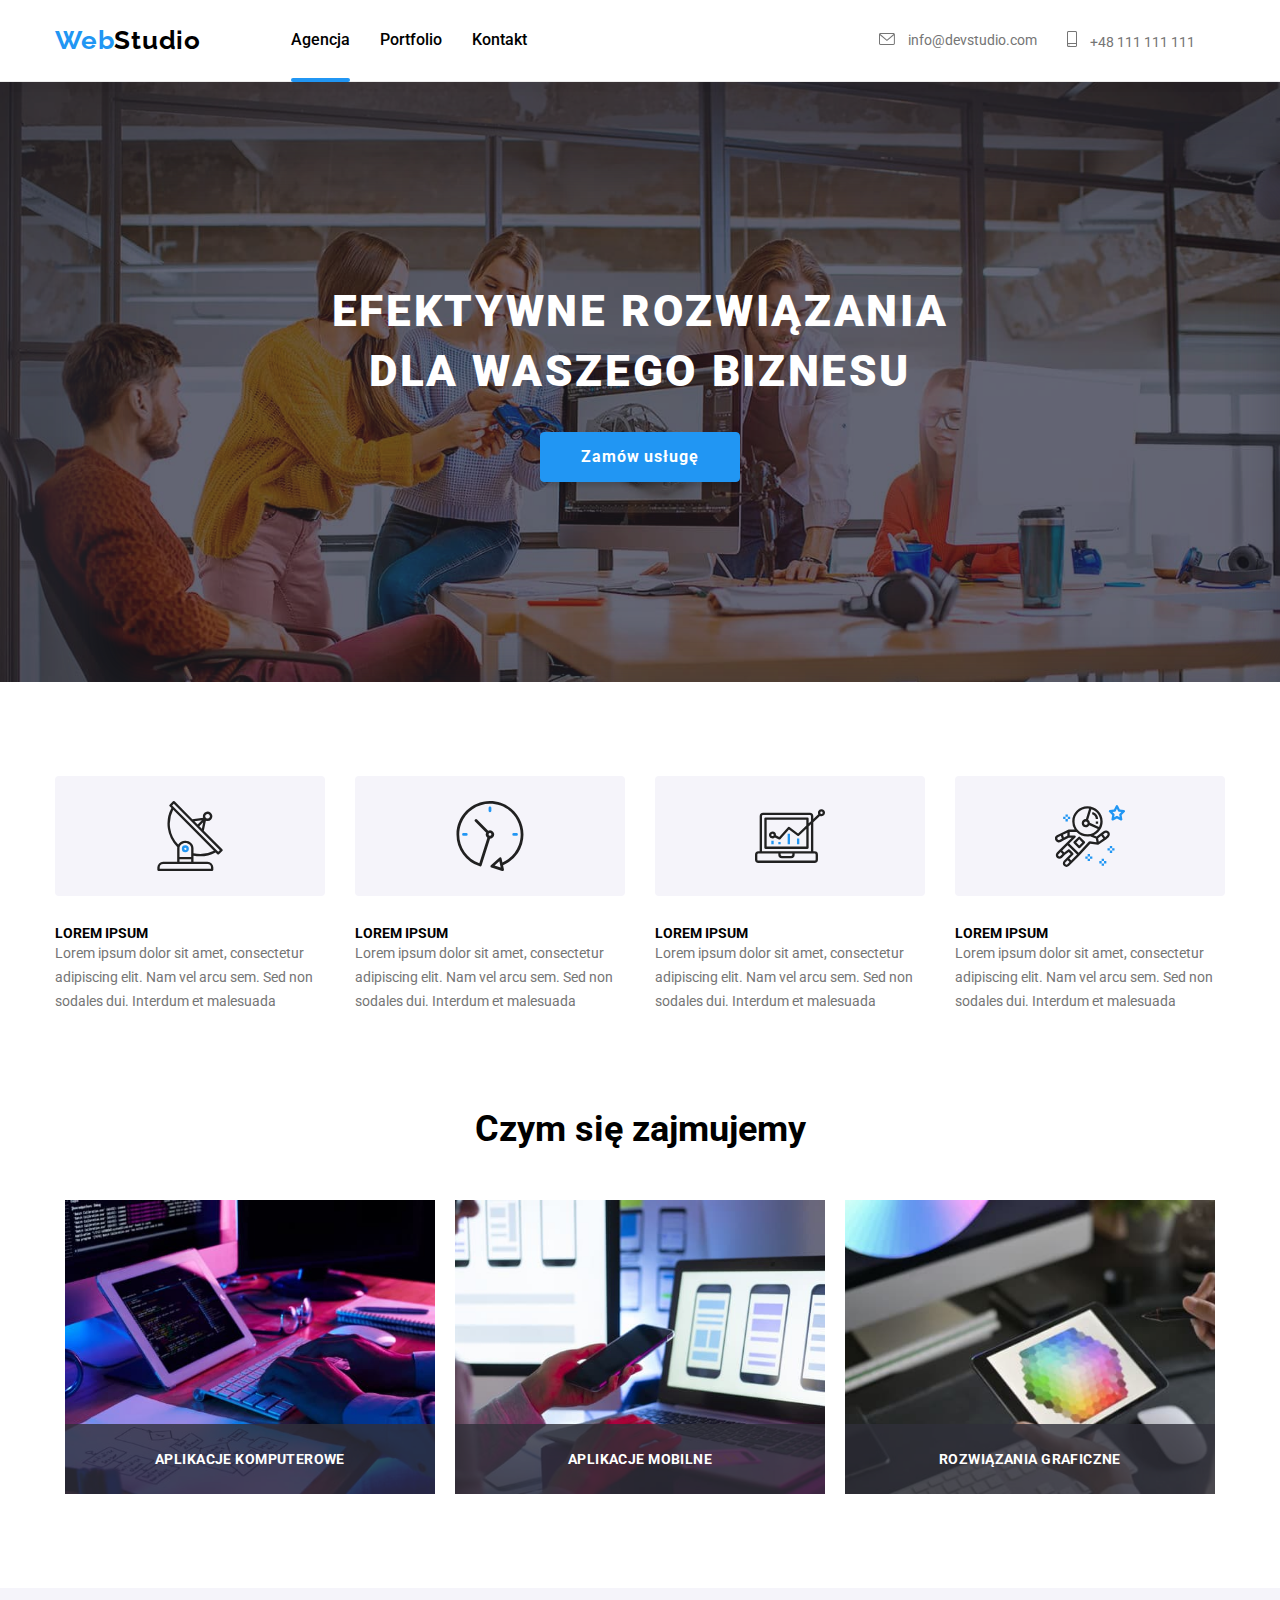
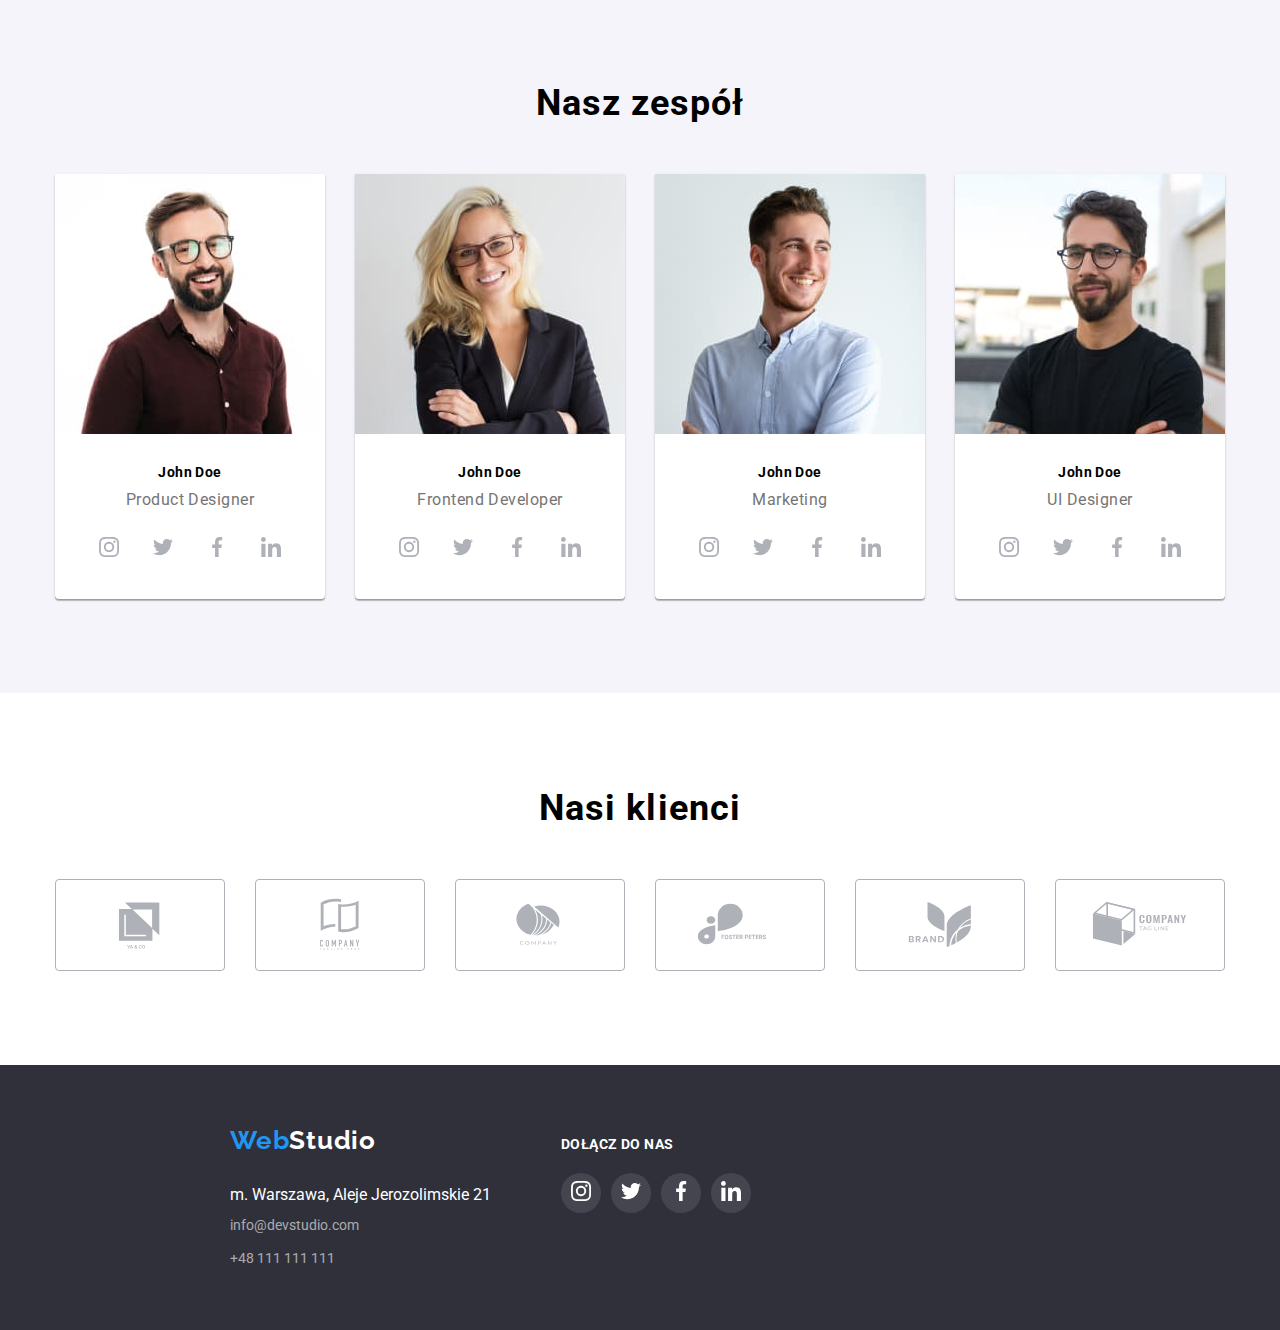
<file: index.html>
<!DOCTYPE html>
<html lang="en">
  <head>
    <meta charset="UTF-8" />
    <meta http-equiv="X-UA-Compatible" content="IE=edge" />
    <meta name="viewport" content="width=device-width, initial-scale=1.0" />
    <title>WebStudio</title>
    <link
      rel="stylesheet"
      href="https://cdnjs.cloudflare.com/ajax/libs/modern-normalize/1.0.0/modern-normalize.min.css"
    />
    <link rel="preconnect" href="https://fonts.googleapis.com" />
    <link rel="preconnect" href="https://fonts.gstatic.com" crossorigin />
    <link
      href="https://fonts.googleapis.com/css2?family=Raleway:wght@700&family=Roboto:wght@400;500;700;900&display=swap"
      rel="stylesheet"
    />
    <link href="css/styles.css" rel="stylesheet" />
  </head>
  <body class="center">
    <header class="header">
      <div class="container">
        <div class="menu-style">
          <nav class="nav-menu">
            <a class="logo decoration-none" href="index.html"
              ><span class="blue-text">Web</span>Studio</a
            >
            <ul class="menu list-style-none decoration-none">
              <li class="list-menu">
                <a class="first-link active" href="index.html">Agencja </a>
              </li>
              <li class="list-menu">
                <a class="first-link" href="portfolio.html">Portfolio</a>
              </li>
              <li class="list-menu">
                <a class="first-link" href="Kontakt">Kontakt</a>
              </li>
            </ul>
          </nav>
          <ul class="contact list-style-none">
            <li class="contact-list">
              <a
                class="second-link decoration-none"
                href="mailto:info@devstudio.com"
                ><svg class="contact-link-icon" width="16" height="12">
                  <use href="./images/icons.svg#icon-mail"></use>
                </svg>
                info@devstudio.com</a
              >
            </li>
            <li class="contact-list">
              <a class="second-link decoration-none" href="tel:+48111111111">
                <svg class="contact-link-icon" width="10" height="16">
                  <use href="./images/icons.svg#icon-smartphone-2"></use>
                </svg>
                +48 111 111 111</a
              >
            </li>
          </ul>
        </div>
      </div>
    </header>

    <main>
      <section class="main-section">
        <div class="container">
          <div class="main-section-text">
            <h1 class="main-descripton">
              EFEKTYWNE ROZWIĄZANIA DLA WASZEGO BIZNESU
            </h1>
            <button class="button-first" data-modal-open>
              <span class="button-text">Zamów usługę</span>
            </button>
          </div>
        </div>
      </section>
      <section class="list-lorem section">
        <div class="container">
          <ul class="first-lorem">
            <li class="first-lorem-list style">
              <div class="lorem-icon">
                <svg width="70" height="70">
                  <use href="./images/icons.svg#icon-antenna-1"></use>
                </svg>
              </div>
              <h4 class="title-lorem">LOREM IPSUM</h4>
              <p class="text">
                Lorem ipsum dolor sit amet, consectetur adipiscing elit. Nam vel
                arcu sem. Sed non sodales dui. Interdum et malesuada
              </p>
            </li>
            <li class="first-lorem-list style">
              <div class="lorem-icon">
                <svg width="70" height="70">
                  <use href="./images/icons.svg#icon-clock-1"></use>
                </svg>
              </div>
              <h4 class="title-lorem">LOREM IPSUM</h4>
              <p class="text">
                Lorem ipsum dolor sit amet, consectetur adipiscing elit. Nam vel
                arcu sem. Sed non sodales dui. Interdum et malesuada
              </p>
            </li>
            <li class="first-lorem-list style">
              <div class="lorem-icon">
                <svg width="70" height="70">
                  <use href="./images/icons.svg#icon-diagram-1"></use>
                </svg>
              </div>
              <h4 class="title-lorem">LOREM IPSUM</h4>
              <p class="text">
                Lorem ipsum dolor sit amet, consectetur adipiscing elit. Nam vel
                arcu sem. Sed non sodales dui. Interdum et malesuada
              </p>
            </li>
            <li class="first-lorem-list style">
              <div class="lorem-icon">
                <svg width="70" height="70">
                  <use href="./images/icons.svg#icon-astronaut-1"></use>
                </svg>
              </div>
              <h4 class="title-lorem">LOREM IPSUM</h4>
              <p class="text">
                Lorem ipsum dolor sit amet, consectetur adipiscing elit. Nam vel
                arcu sem. Sed non sodales dui. Interdum et malesuada
              </p>
            </li>
          </ul>
        </div>
      </section>

      <section class="our-job">
        <div class="container">
          <h2 class="title-works">Czym się zajmujemy</h2>
          <ul class="works list-style-none">
            <li class="item-works">
              <img
                class="size-img"
                src="images/p1.jpg"
                width="370"
                height="294"
                alt="pisze na klawiaturze"
              />
              <p class="label">Aplikacje Komputerowe</p>
            </li>
            <li class="item-works">
              <img
                class="size-img"
                src="images/p2.jpg"
                width="370"
                height="294"
                alt="wybiera układ strony na telefonie"
              />
              <p class="label">Aplikacje Mobilne</p>
            </li>
            <li class="item-works">
              <img
                class="size-img"
                src="images/p3.jpg"
                width="370"
                height="294"
                alt="wybór koloru na tablecie"
              />
              <p class="label">Rozwiązania Graficzne</p>
            </li>
          </ul>
        </div>
      </section>
      <section class="our-team section">
        <div class="container">
          <h2 class="title-team">Nasz zespół</h2>
          <ul class="person">
            <li class="person-list list-style-none">
              <figure>
                <img
                  src="images/p4.jpg"
                  width="270"
                  height="260"
                  alt="zdjęcie John Doe Product Designer"
                />
                <figcaption class="person-list-item">
                  <h4 class="person-name">John Doe</h4>
                  <p class="job">Product Designer</p>
                  <ul class="social-media list-style-none">
                    <li class="social-media-item">
                      <a class="social-media-button" href="#">
                        <svg class="social-media-icon" width="20" height="20">
                          <use href="./images/icons.svg#icon-instagram-2"></use>
                        </svg>
                      </a>
                    </li>
                    <li class="social-media-item">
                      <a class="social-media-button" href="#">
                        <svg class="social-media-icon" width="20" height="20">
                          <use href="./images/icons.svg#icon-twitter-1"></use>
                        </svg>
                      </a>
                    </li>
                    <li class="social-media-item">
                      <a class="social-media-button" href="#">
                        <svg class="social-media-icon" width="20" height="20">
                          <use href="./images/icons.svg#icon-facebook-1"></use>
                        </svg>
                      </a>
                    </li>
                    <li class="social-media-item">
                      <a class="social-media-button" href="#">
                        <svg class="social-media-icon" width="20" height="20">
                          <use href="./images/icons.svg#icon-linkedin-1"></use>
                        </svg>
                      </a>
                    </li>
                  </ul>
                </figcaption>
              </figure>
            </li>
            <li class="person-list">
              <figure>
                <img
                  src="images/p5.jpg"
                  width="270"
                  height="260"
                  alt="zdjęcie kobiety Frontende Developer"
                />
                <figcaption>
                  <h4 class="person-name">John Doe</h4>
                  <p class="job">Frontend Developer</p>
                  <ul class="social-media list-style-none">
                    <li class="social-media-item">
                      <a class="social-media-button" href="#">
                        <svg class="social-media-icon" width="20" height="20">
                          <use href="./images/icons.svg#icon-instagram-2"></use>
                        </svg>
                      </a>
                    </li>
                    <li class="social-media-item">
                      <a class="social-media-button" href="#">
                        <svg class="social-media-icon" width="20" height="20">
                          <use href="./images/icons.svg#icon-twitter-1"></use>
                        </svg>
                      </a>
                    </li>
                    <li class="social-media-item">
                      <a class="social-media-button" href="#">
                        <svg class="social-media-icon" width="20" height="20">
                          <use href="./images/icons.svg#icon-facebook-1"></use>
                        </svg>
                      </a>
                    </li>
                    <li class="social-media-item">
                      <a class="social-media-button" href="#">
                        <svg class="social-media-icon" width="20" height="20">
                          <use href="./images/icons.svg#icon-linkedin-1"></use>
                        </svg>
                      </a>
                    </li>
                  </ul>
                </figcaption>
              </figure>
            </li>
            <li class="person-list">
              <figure>
                <img
                  src="images/p6.jpg"
                  width="270"
                  height="260"
                  alt="zdjęcie John Doe Marketing"
                />
                <figcaption>
                  <h4 class="person-name">John Doe</h4>
                  <p class="job">Marketing</p>
                  <ul class="social-media list-style-none">
                    <li class="social-media-item">
                      <a class="social-media-button" href="#">
                        <svg class="social-media-icon" width="20" height="20">
                          <use href="./images/icons.svg#icon-instagram-2"></use>
                        </svg>
                      </a>
                    </li>
                    <li class="social-media-item">
                      <a class="social-media-button" href="#">
                        <svg class="social-media-icon" width="20" height="20">
                          <use href="./images/icons.svg#icon-twitter-1"></use>
                        </svg>
                      </a>
                    </li>
                    <li class="social-media-item">
                      <a class="social-media-button" href="#">
                        <svg class="social-media-icon" width="20" height="20">
                          <use href="./images/icons.svg#icon-facebook-1"></use>
                        </svg>
                      </a>
                    </li>
                    <li class="social-media-item">
                      <a class="social-media-button" href="#">
                        <svg class="social-media-icon" width="20" height="20">
                          <use href="./images/icons.svg#icon-linkedin-1"></use>
                        </svg>
                      </a>
                    </li>
                  </ul>
                </figcaption>
              </figure>
            </li>
            <li class="person-list">
              <figure>
                <img
                  src="images/p7.jpg"
                  width="270"
                  height="260"
                  alt="zdjęcie John Doe UI Designer"
                />
                <figcaption>
                  <h4 class="person-name">John Doe</h4>
                  <p class="job">UI Designer</p>
                  <ul class="social-media list-style-none">
                    <li class="social-media-item">
                      <a class="social-media-button" href="#">
                        <svg class="social-media-icon" width="20" height="20">
                          <use href="./images/icons.svg#icon-instagram-2"></use>
                        </svg>
                      </a>
                    </li>
                    <li class="social-media-item">
                      <a class="social-media-button" href="#">
                        <svg class="social-media-icon" width="20" height="20">
                          <use href="./images/icons.svg#icon-twitter-1"></use>
                        </svg>
                      </a>
                    </li>
                    <li class="social-media-item">
                      <a class="social-media-button" href="#">
                        <svg class="social-media-icon" width="20" height="20">
                          <use href="./images/icons.svg#icon-facebook-1"></use>
                        </svg>
                      </a>
                    </li>
                    <li class="social-media-item">
                      <a class="social-media-button" href="#">
                        <svg class="social-media-icon" width="20" height="20">
                          <use href="./images/icons.svg#icon-linkedin-1"></use>
                        </svg>
                      </a>
                    </li>
                  </ul>
                </figcaption>
              </figure>
            </li>
          </ul>
        </div>
      </section>
      <section class="section">
        <div class="container">
          <h2 class="client">Nasi klienci</h2>
          <ul class="client-list list-style-none">
            <li class="client-list-item">
              <svg width="106" height="60">
                <use href="./images/icons.svg#icon-Logo"></use>
              </svg>
            </li>
            <li class="client-list-item">
              <svg width="106" height="60">
                <use href="./images/icons.svg#icon-Logo-1"></use>
              </svg>
            </li>
            <li class="client-list-item">
              <svg width="106" height="60">
                <use href="./images/icons.svg#icon-Logo-2"></use>
              </svg>
            </li>
            <li class="client-list-item">
              <svg width="106" height="60">
                <use href="./images/icons.svg#icon-Logo-3"></use>
              </svg>
            </li>
            <li class="client-list-item">
              <svg width="106" height="60">
                <use href="./images/icons.svg#icon-Logo-4"></use>
              </svg>
            </li>
            <li class="client-list-item">
              <svg width="106" height="60">
                <use href="./images/icons.svg#icon-Logo-5"></use>
              </svg>
            </li>
          </ul>
        </div>
      </section>
    </main>
    <footer>
      <div class="footer container">
        <div class="footer-style">
          <section>
            <h3 class="logo-class">
              <a class="logo-footer decoration-none" href="index.html"
                ><span class="blue-text">Web</span
                ><span class="white-text">Studio</span></a
              >
            </h3>
            <address class="address">
              <ul class="footer-list list-style-none">
                <li class="footer-list-item style address-color">
                  m. Warszawa, Aleje Jerozolimskie 21
                </li>
                <li class="footer-list-item">
                  <a
                    class="footer-contact decoration-none"
                    href="mailto:info@devstudio.com"
                    >info@devstudio.com
                  </a>
                </li>
                <li class="footer-list-item">
                  <a
                    class="footer-contact decoration-none"
                    href="tel:+48111111111"
                    >+48 111 111 111</a
                  >
                </li>
              </ul>
            </address>
          </section>
          <section class="social-media-footer">
            <h4 class="social-media-footer-title">dołącz do nas</h4>
            <div>
              <ul class="social-media-footer-items list-style-none">
                <li class="social-media-footer-item">
                  <a href="#">
                    <svg width="20" height="20">
                      <use href="./images/icons.svg#icon-instagram-2"></use>
                    </svg>
                  </a>
                </li>
                <li class="social-media-footer-item">
                  <a href="#">
                    <svg width="20" height="20">
                      <use href="./images/icons.svg#icon-twitter-1"></use>
                    </svg>
                  </a>
                </li>
                <li class="social-media-footer-item">
                  <a href="#">
                    <svg width="20" height="20">
                      <use href="./images/icons.svg#icon-facebook-1"></use>
                    </svg>
                  </a>
                </li>
                <li class="social-media-footer-item">
                  <a href="#">
                    <svg width="20" height="20">
                      <use href="./images/icons.svg#icon-linkedin-1"></use>
                    </svg>
                  </a>
                </li>
              </ul>
            </div>
          </section>
        </div>
      </div>
    </footer>
    <div class="backdrop is-hidden" data-modal>
      <div class="modal">
        <button type="button" class="close-btn" data-modal-close>X</button>
      </div>
    </div>
    <script src="./js/modal.js"></script>
  </body>
</html>
</file>
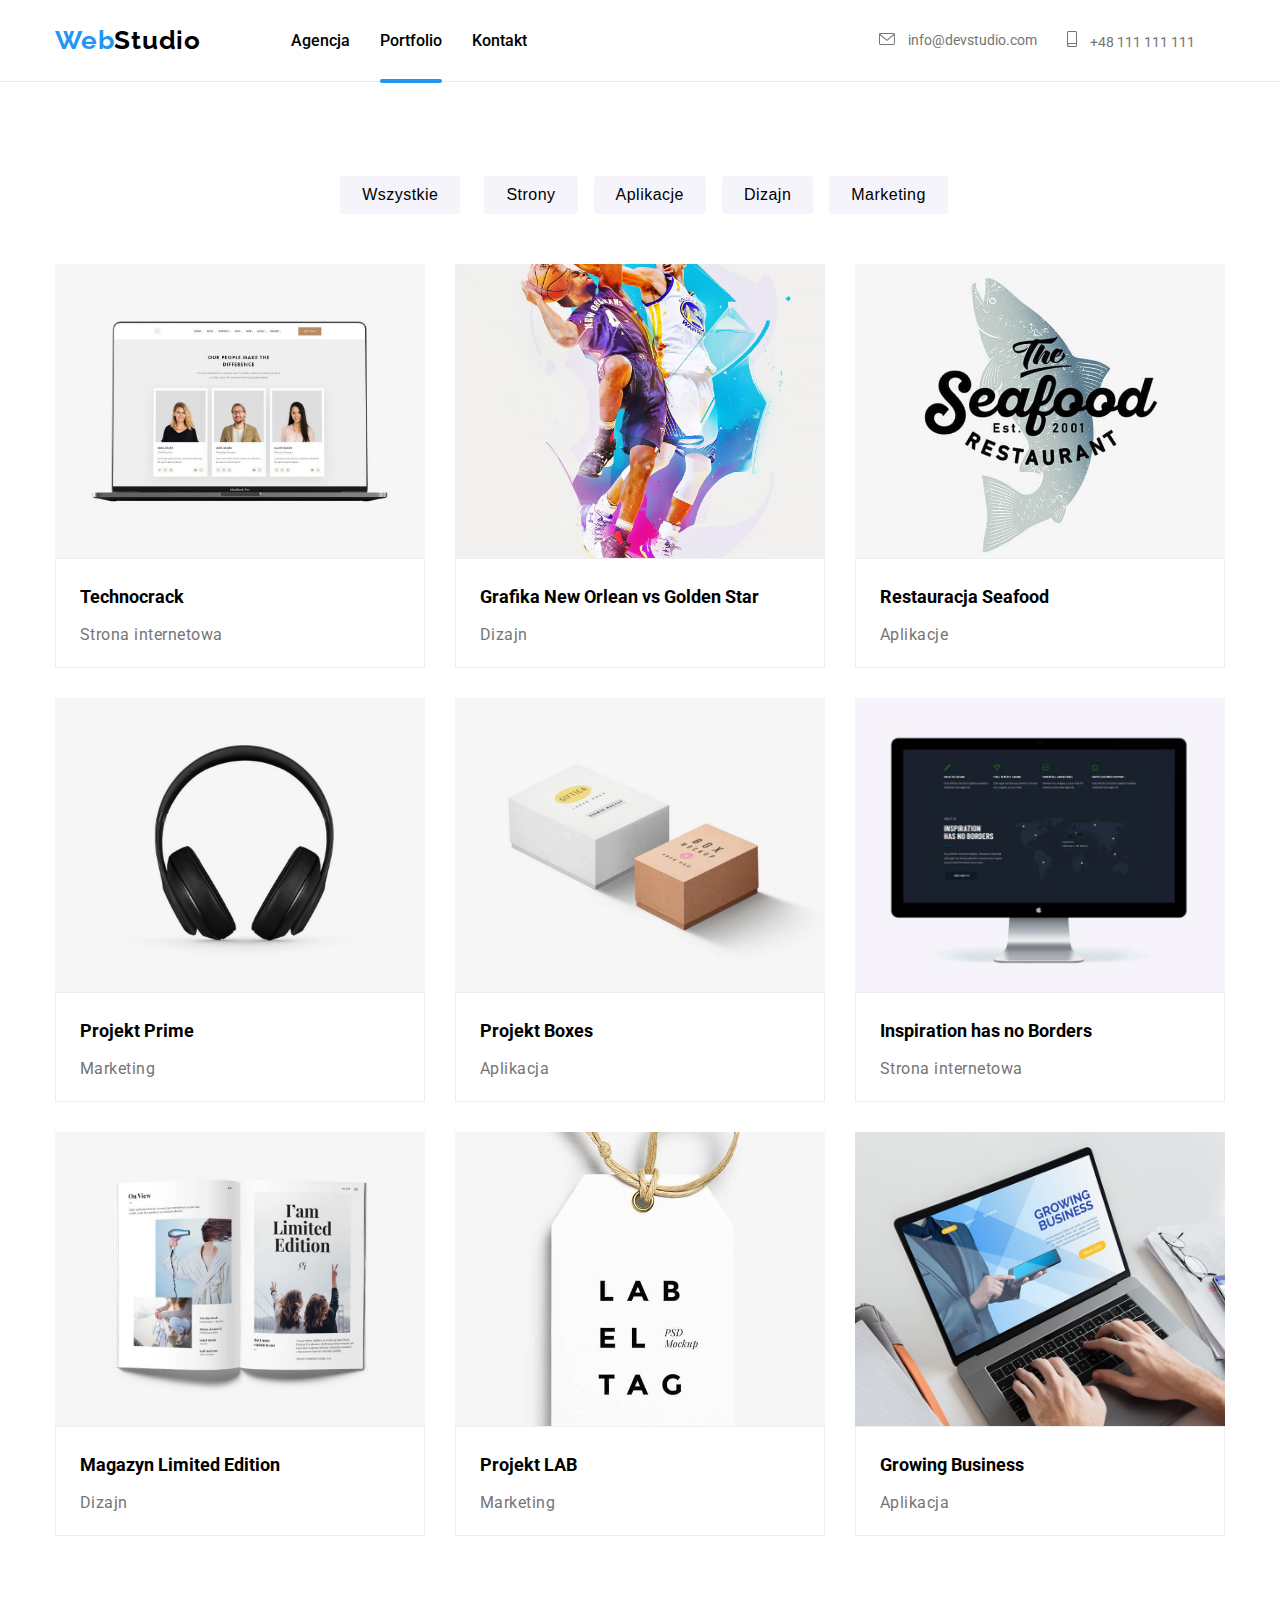
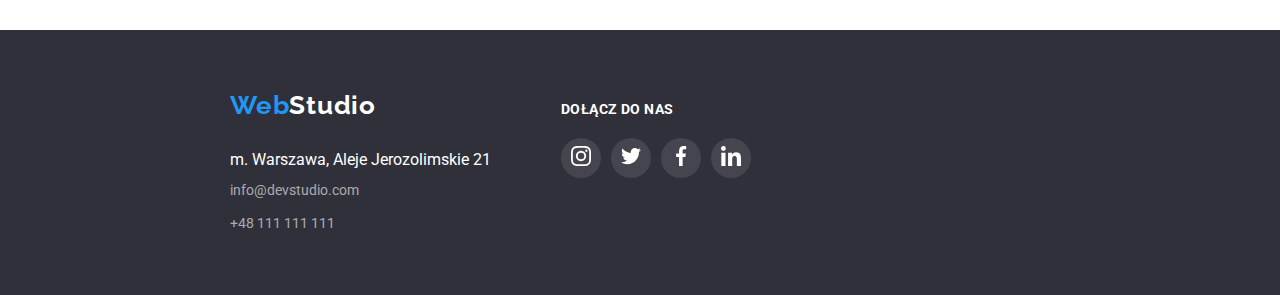
<file: portfolio.html>
<!DOCTYPE html>
<html lang="en">
  <head>
    <meta charset="UTF-8" />
    <meta http-equiv="X-UA-Compatible" content="IE=edge" />
    <meta name="viewport" content="width=device-width, initial-scale=1.0" />
    <title>WebStudio</title>
    <link rel="preconnect" href="https://fonts.googleapis.com" />
    <link rel="preconnect" href="https://fonts.gstatic.com" crossorigin />
    <link
      href="https://fonts.googleapis.com/css2?family=Raleway:wght@700&family=Roboto:wght@400;500;700;900&display=swap"
      rel="stylesheet"
    />
    <link href="css/styles.css" rel="stylesheet" />
  </head>
  <body class="portfolio">
    <header class="header">
      <div class="container">
        <div class="menu-style">
          <nav class="nav-menu">
            <a class="logo decoration-none" href="index.html"
              ><span class="blue-text">Web</span>Studio</a
            >
            <ul class="menu list-style-none decoration-none">
              <li class="list-menu">
                <a class="first-link" href="index.html">Agencja </a>
              </li>
              <li class="list-menu">
                <a class="first-link active" href="portfolio.html">Portfolio</a>
              </li>
              <li class="list-menu">
                <a class="first-link" href="Kontakt">Kontakt</a>
              </li>
            </ul>
          </nav>
          <ul class="contact list-style-none">
            <li class="contact-list">
              <a
                class="second-link decoration-none"
                href="mailto:info@devstudio.com"
                ><svg class="contact-link-icon" width="16" height="12">
                  <use href="./images/icons.svg#icon-mail"></use>
                </svg>
                info@devstudio.com</a
              >
            </li>
            <li class="contact-list">
              <a class="second-link decoration-none" href="tel:+48111111111">
                <svg class="contact-link-icon" width="10" height="16">
                  <use href="./images/icons.svg#icon-smartphone-2"></use>
                </svg>
                +48 111 111 111</a
              >
            </li>
          </ul>
        </div>
      </div>
    </header>
    
    <main class="section">
        <div class="container">
      <div class="portfolio-list">
        <ul class="button-list list-style-none">
       <li class="button-list-item"> <button class="button-second" type="button">Wszystkie</button></li>
       <li  class="button-list-item"></li> <button class="button-second" type="button">Strony</button></li>
      <li  class="button-list-item"> <button class="button-second" type="button">Aplikacje</button></li> 
       <li  class="button-list-item"> <button class="button-second" type="button">Dizajn</button></li>
       <li  class="button-list-item"> <button class="button-second" type="button">Marketing</button></li>
      </ul>
      </div>
      <section>
            <ul class="projects list-style-none">
              <li class="projects-item">
                <figure class="projects-overlay">
                  <img class="view" src=images/photo1.jpg width="370" height="294"
                  alt="otwarty laptop" />
                 <div class="overlay">
                  <p>Technorack jest popularną platformą wykorzystywaną do rozpowszechniania koronowirusa. Firmy wykorzytsują tę platformę do celów szpeigowskich i ataków na niezabezpieczone serwery konkurencji.</p>
                </div>
                  <figcaption class="project-border">
                    <h4 class="project-name">Technocrack</h4>
                    <p class="example">Strona internetowa</p>
                  </figcaption>
                </figure>
              </li>
              <li class="projects-item">
                <figure class="projects-overlay">
                  <img class="view" src=images/photo2.jpg width="370" height="294" alt="dwóch
                  chłopców gra w koszykówkę" />
                  <div class="overlay">
                    <p>Technorack jest popularną platformą wykorzystywaną do rozpowszechniania koronowirusa. Firmy wykorzytsują tę platformę do celów szpeigowskich i ataków na niezabezpieczone serwery konkurencji.</p>
                  </div>
                  <figcaption class="project-border">
                    <h4 class="project-name">Grafika New Orlean vs Golden Star</h4>
                    <p class="example">Dizajn</p>
                  </figcaption>
                </figure>
              </li>
              <li class="projects-item">
                <figure class="projects-overlay">
                  <img class="view" src=images/photo3.jpg width="370" height="294" alt="logo
                  restauracji seafood z rekinem" />
                  <div class="overlay">
                    <p>Technorack jest popularną platformą wykorzystywaną do rozpowszechniania koronowirusa. Firmy wykorzytsują tę platformę do celów szpeigowskich i ataków na niezabezpieczone serwery konkurencji.</p>
                  </div>
                  <figcaption class="project-border">
                    <h4 class="project-name">Restauracja Seafood</h4>
                    <p class="example">Aplikacje</p>
                  </figcaption>
                </figure>
              </li>
              <li class="projects-item">
                <figure class="projects-overlay">
                  <img src=images/photo4.jpg width="370" height="294"
                  alt="słuchawki do słuchania muzyki" />
                  <div class="overlay">
                    <p>Technorack jest popularną platformą wykorzystywaną do rozpowszechniania koronowirusa. Firmy wykorzytsują tę platformę do celów szpeigowskich i ataków na niezabezpieczone serwery konkurencji.</p>
                  </div>
                  <figcaption class="project-border">
                    <h4 class="project-name">Projekt Prime</h4>
                    <p class="example">Marketing</p>
                  </figcaption>
                </figure>
              </li>
              <li class="projects-item">
                <figure class="projects-overlay">
                  <img src=images/photo5.jpg width="370" height="294" alt="dwa
                  kartoniki" />
                  <div class="overlay">
                    <p>Technorack jest popularną platformą wykorzystywaną do rozpowszechniania koronowirusa. Firmy wykorzytsują tę platformę do celów szpeigowskich i ataków na niezabezpieczone serwery konkurencji.</p>
                  </div>
                  <figcaption class="project-border">
                    <h4 class="project-name">Projekt Boxes</h4>
                    <p class="example">Aplikacja</p>
                  </figcaption>
                </figure>
              </li>
              <li class="projects-item">
                <figure class="projects-overlay">
                  <img src=images/photo6.jpg width="370" height="294"
                  alt="monitor komputera" />
                  <div class="overlay">
                    <p>Technorack jest popularną platformą wykorzystywaną do rozpowszechniania koronowirusa. Firmy wykorzytsują tę platformę do celów szpeigowskich i ataków na niezabezpieczone serwery konkurencji.</p>
                  </div>
                  <figcaption class="project-border">
                    <h4 class="project-name">Inspiration has no Borders</h4>
                    <p class="example">Strona internetowa</p>
                  </figcaption>
                </figure>
              </li>
              <li class="projects-item">
                <figure class="projects-overlay">
                  <img src=images/photo7.jpg width="370" height="294"
                  alt="otwarta gazeta" />
                  <div class="overlay">
                    <p>Technorack jest popularną platformą wykorzystywaną do rozpowszechniania koronowirusa. Firmy wykorzytsują tę platformę do celów szpeigowskich i ataków na niezabezpieczone serwery konkurencji.</p>
                  </div>
                  <figcaption class="project-border">
                    <h4 class="project-name">Magazyn Limited Edition</h4>
                    <p class="example">Dizajn</p>
                  </figcaption>
                </figure>
              </li>
              <li class="projects-item">
                <figure class="projects-overlay">
                  <img src=images/photo8.jpg width="370" height="294"
                  alt="zawieszka lab" />
                  <div class="overlay">
                    <p>Technorack jest popularną platformą wykorzystywaną do rozpowszechniania koronowirusa. Firmy wykorzytsują tę platformę do celów szpeigowskich i ataków na niezabezpieczone serwery konkurencji.</p>
                  </div>
                  <figcaption class="project-border">
                    <h4 class="project-name">Projekt LAB</h4>
                    <p class="example">Marketing</p>
                  </figcaption>
                </figure>
              </li>
              <li class="projects-item">
                <figure class="projects-overlay">
                  <img src=images/photo9.jpg width="370" height="294" alt="ktoś
                  pisze na laptopie" />
                  <div class="overlay">
                    <p>Technorack jest popularną platformą wykorzystywaną do rozpowszechniania koronowirusa. Firmy wykorzytsują tę platformę do celów szpeigowskich i ataków na niezabezpieczone serwery konkurencji.</p>
                  </div>
                  <figcaption class="project-border">
                    <h4 class="project-name">Growing Business</h4>
                    <p class="example">Aplikacja</p>
                  </figcaption>
                </figure>
              </li>
            </ul>
      </section>
    </div>
      
    </main>
    <footer>
      <div class="footer container">
      <div class="footer-style">
        <section>
          <h3 class="logo-class">
            <a class="logo-footer decoration-none" href="index.html"
              ><span class="blue-text">Web</span
              ><span class="white-text">Studio</span></a
            >
          </h3>
          <address class="address">
            <ul class="footer-list list-style-none">
              <li class="footer-list-item style address-color">
                m. Warszawa, Aleje Jerozolimskie 21
              </li>
              <li class="footer-list-item">
                <a
                  class="footer-contact decoration-none"
                  href="mailto:info@devstudio.com"
                  >info@devstudio.com
                </a>
              </li>
              <li class="footer-list-item">
                <a
                  class="footer-contact decoration-none"
                  href="tel:+48111111111"
                  >+48 111 111 111</a
                >
              </li>
            </ul>
          </address>
        </section>
        <section class="social-media-footer">
          <p class="social-media-footer-title">dołącz do nas</p>
          <div>
            <ul class="social-media-footer-items list-style-none">
              <li class="social-media-footer-item">
                <a href="#">
                  <svg width="20" height="20">
                    <use href="./images/icons.svg#icon-instagram-2"></use>
                  </svg>
                </a>
              </li>
              <li class="social-media-footer-item">
                <a href="#">
                  <svg width="20" height="20">
                    <use href="./images/icons.svg#icon-twitter-1"></use>
                  </svg>
                </a>
              </li>
              <li class="social-media-footer-item">
                <a href="#">
                  <svg width="20" height="20">
                    <use href="./images/icons.svg#icon-facebook-1"></use>
                  </svg>
                </a>
              </li>
              <li class="social-media-footer-item">
                <a href="#">
                  <svg width="20" height="20">
                    <use href="./images/icons.svg#icon-linkedin-1"></use>
                  </svg>
                </a>
              </li>
            </ul>
          </div>
        </section>
      </div>
      </div>
    </footer>
  </body>
</html>
</file>
<file: css/styles.css>
* {
  color: black;
  box-sizing: border-box;
  margin: 0;
  padding: 0;
}
:root {
  --brand-color: #2196f3;
  --color-secondary: #060404;
  --color-third: #757575;
  --color-white: #ffffff;
  --line: #ececec;
  --icon-bg: #afb1b8;
  --svg-background: rgba(255, 255, 255, 0.1);
}
body {
  font-family: "Roboto", "Raleway", sans-serif;
  color: #212121;
  border: 0;
  background-color: var(--color-white);
  margin: 0 auto;
}
img {
  display: block;
  object-fit: cover;
}
.list-style-none {
  list-style: none;
}
.decoration-none {
  text-decoration: none;
}
hr {
  border: 1px solid var(--line);
}

a:hover,
a:focus {
  color: var(--brand-color);
}
footer {
  background-color: #2f303a;
}

.container {
  width: 1200px;
  margin-right: auto;
  margin-left: auto;
  align-items: center;
  padding: 0 15px;
}
.center {
  margin-left: auto;
  margin-right: auto;
}
.section {
  padding-top: 94px;
  padding-bottom: 94px;
}

.page-second .container {
  width: 1200px;
}
.nav-button {
  display: flex;
}
.nav-button a {
  text-decoration: none;
}
.header {
  border-bottom: 1px solid var(--line);
}
.header .container {
  display: flex;
  align-items: center;
  justify-content: space-between;
}
.menu-style {
  display: flex;
  justify-content: space-between;
  width: 100%;
}
.nav-menu {
  display: flex;
  justify-content: space-between;
  align-items: center;
  padding: 25px 0;
}
button:hover {
  background-color: var(--brand-color);
  color: #fff;
}
.menu a {
  text-decoration: none;
  color: #000000;
  font-size: 16px;
  font-weight: 500;
}
.list-menu:not(:last-child) {
  margin-right: 30px;
}
.backdrop {
  position: fixed;
  left: 0;
  top: 0;
  width: 100%;
  height: 100%;
  background-color: rgba(0, 0, 0, 0.2);
  z-index: 3;
  transition: transform 500ms linear, visibility 500ms linear,
    opacity 500ms linear;
}
.modal {
  position: absolute;
  top: 50%;
  left: 50%;
  transform: translate(-50%, -50%);
  background-color: #fff;
  width: 528px;
  min-height: 581px;
  box-shadow: 0px 1px 3px rgb(0 0 0 /12%), 0px 1px 1px rgb(0 0 0/14%),
    0px 2px 1px rgb(0 0 0 /20%);
  border-radius: 4px;
}
.close-btn {
  position: absolute;
  top: 8px;
  right: 8px;
  width: 30px;
  height: 30px;
  background-color: transparent;
  border: 1px solid rgba(0, 0, 0, 0.1);
  border-radius: 50%;
  cursor: pointer;
}
.is-hidden {
  opacity: 0;
  visibility: hidden;
  pointer-events: none;
  transform: scaleY(0);
}

.close-btn {
  transition: color 250ms cubic-bezier(0.4, 0, 0.2, 1),
    background-color 250ms cubic-bezier (0.4, 0, 0.2, 1);
}
.first-link {
  position: relative;
  font-weight: 500;
  font-size: 14px;
  line-height: 1.14;
  transition: color 250ms;
  transition-timing-function: cubic-bezier(0.4, 0, 0.2, 1);
}

.first-linkactive,
.first-link:hover,
.first-link:focus {
  color: var(--brand-color);
}
.first-link.active:after,
.first-link:hover:after,
.first-link:focus:after {
  background: var(--brand-color);
}
.second-link {
  color: var(--color-third);
  line-height: 1.14em;
  margin-right: 30px;
  transition: color 250ms, fill 250ms;
  transition-timing-function: cubic-bezier(0.4, 0, 0.2, 1);
}
.link {
  text-decoration: none;
  width: 58px;
  top: 32px;
  left: 55px;
}
.active::after {
  content: "";
  position: absolute;
  left: 0;
  right: 0;
  top: 48px;
  height: 4px;
  border-radius: 10px 10px 10px 10px;
  transition: background-color 250ms cubic-bezier(0.4, 0, 0.2, 1);
}

.contact-link-icon {
  margin-right: 10px;
  fill: var(--color-third);
  display: inline-flex;
  align-self: center;
  transition: color 250ms, fill 250ms;
  transition-timing-function: cubic-bezier(0.4, 0, 0.2, 1);
}
.contact-link-icon:hover,
.contact-link-icon:focus {
  fill: var(--brand-color);
}
.second-link:hover .contact-link-icon {
  fill: var(--brand-color);
}

.contact-link-icon-item {
  display: flex;
  justify-content: center;
  align-items: center;
}
.menu {
  display: flex;
  align-items: center;
}

.contact {
  display: flex;
  font-size: 14px;
  line-height: 24px;
}
.contact-list {
  display: flex;
  align-items: center;
  justify-content: center;
}
.logo {
  margin-right: 90px;
  font-family: Raleway;
  font-weight: 700;
  font-size: 26px;
  letter-spacing: 0.03em;
  line-height: 1.2em;
}

.blue-text {
  color: var(--brand-color);
}
.white-text {
  color: var(--color-white);
}

.main-section {
  background-color: #2f303a;
  max-width: 1600px;
  background-image: url("../images/team.jpg");
  background-repeat: no-repeat;
  background-size: cover;
  box-shadow: inset 50px 50px 50px 50px rgba(47, 48, 58, 0.4),
    inset 1600px 600px 50px 50px rgba(47, 48, 58, 0.4);
  margin: 0 auto;
}
.main-section-text {
  display: flex;
  align-items: center;
  height: 600px;
  justify-content: center;
  flex-direction: column;
}

.main-descripton {
  color: #fff;
  font-size: 44px;
  font-weight: 900;
  line-height: 1.363em;
  letter-spacing: 0.06em;
  text-align: center;
  text-transform: uppercase;
  width: 696px;
  margin-bottom: 30px;
}

.button-first {
  width: 200px;
  height: 50px;
  border-radius: 4px;
  background-color: var(--brand-color);
  cursor: pointer;
  color: #fff;
  box-shadow: 0px 4px 4px rgb(0, 0, 0, 0.15);
  font-size: 16px;
  border: 1px solid var(--brand-color);
}

.button-text {
  font-weight: 700;
  font-size: 16px;
  line-height: 30px;
  letter-spacing: 0.06em;
  color: var(--color-white);
}
.list-lorem {
  display: flex;
}

.first-lorem-list {
  width: 270px;
  display: flex;
  flex-wrap: wrap;
}
.lorem-icon {
  display: flex;
  width: 270px;
  height: 120px;
  background: #f5f4fa;
  justify-content: center;
  align-items: center;
  border-radius: 4px;
  margin-bottom: 30px;
}
.title-lorem {
  font-size: 14px;
  line-height: 1.14em;
  font-weight: 700;
}
.text {
  font-size: 14px;
  line-height: 1.71em;
  color: var(--color-third);
}
.first-lorem {
  display: flex;
  justify-content: space-between;
}

.img-size {
  width: 370px;
}
.our-job {
  padding-bottom: 94px;
}
.works {
  display: flex;
  justify-content: space-around;
}
.title-works {
  font-size: 36px;
  line-height: 1.17em;
  font-weight: 700;
  text-align: center;
  padding-bottom: 50px;
}
.item-works {
  position: relative;
}
.item-works .label {
  position: absolute;
  background: rgba(47, 48, 58, 0.8);
  font-weight: 700;
  font-size: 14px;
  line-height: 16px;
  letter-spacing: 0.03em;
  text-transform: uppercase;
  color: var(--color-white);
  display: flex;
  align-items: center;
  justify-content: center;
  bottom: 0;
  left: 0;
  right: 0;
  padding: 27px 90px;
}
.our-team {
  background-color: #f5f4fa;
}
.title-team {
  font-size: 36px;
  line-height: 1.17em;
  font-weight: 700;
  text-align: center;
  letter-spacing: 0.03em;
  padding-bottom: 50px;
}

.person {
  display: flex;
  justify-content: space-between;
}
.person-name {
  font-weight: 700;
  font-size: 14px;
  line-height: 1.142em;
  letter-spacing: 0.03em;
  margin-bottom: 10px;
  padding-top: 30px;
}
.person-list {
  list-style-type: none;
  text-align: center;
  box-shadow: 0px 1px 3px rgba(0, 0, 0, 0.12), 0px 1px 1px rgba(0, 0, 0, 0.14),
    0px 2px 1px rgba(0, 0, 0, 0.2);
  border-radius: 0px 0px 4px 4px;
  background-color: #fff;
}
.person-list-image {
  display: block;
}
.job {
  letter-spacing: 0.03em;
  line-height: 1.187em;
  color: var(--color-third);
  padding-bottom: 16px;
}
.social-media {
  display: flex;
  align-items: center;
  justify-content: center;
  margin-bottom: 30px;
  margin-left: auto;
  margin-right: auto;
  gap: 10px;
}
.social-media-button {
  display: inline-flex;
  padding: 12px;
  width: 44px;
  height: 44px;
  border-radius: 50%;
  fill: var(--icon-bg);
  transition: background-color 250ms, fill 250ms;
  transition-timing-function: cubic-bezier(0.4, 0, 0.2, 1);
}
.social-media-button:not(:last-child) {
  margin-right: 10px;
}
.social-media-button:hover,
.social-media-button:focus,
.social-media-button:active {
  background-color: var(--brand-color);
  fill: var(--color-white);
}
.client {
  font-size: 36px;
  line-height: 1.17em;
  font-weight: 700;
  text-align: center;
  letter-spacing: 0.03em;
  padding-bottom: 50px;
}
.client-list {
  display: flex;
  margin: 0 -15px;
}
.client-list-item {
  display: flex;
  justify-content: center;
  align-items: center;
  width: 170px;
  height: 92px;
  margin: 0 15px;
  border: 1px solid #afb1b8;
  border-radius: 4px;
  fill: var(--icon-bg);
  transition: fill 250ms, border 250ms;
  transition-timing-function: cubic-bezier(0.4, 0, 0.2, 1);
}
.client-list-item:hover,
.client-list-item:focus {
  fill: var(--brand-color);
  border-color: var(--brand-color);
  cursor: pointer;
}
.footer {
  background-color: #2f303a;
  color: var(--color-secondary);
  width: 1600px;
}
.logo-class {
  padding-top: 60px;
  padding-left: 215px;
  padding-bottom: 0;
}
.logo-footer {
  font-family: Raleway;
  font-weight: 700;
  font-size: 26px;
  letter-spacing: 0.03em;
  line-height: 1.2em;
}
.address {
  font-style: normal;
  padding-top: 20px;
  padding-left: 215px;
  padding-bottom: 60px;
}
.address-color {
  color: var(--color-white);
  font-style: normal;
}
.footer-style {
  display: flex;
}
.footer-list-item {
  margin-top: 9px;
}

.footer-contact {
  font-size: 14px;
  color: rgba(255, 255, 255, 0.6);
  line-height: 24px;
  transition: color 250ms;
  transition-timing-function: cubic-bezier(0.4, 0, 0.2, 1);
}
.social-media-footer {
  padding-left: 70px;
  padding-top: 72px;
}
.social-media-footer-title {
  margin: 0;
  font-weight: 700;
  font-size: 14px;
  line-height: 1.14;
  letter-spacing: 0.03em;
  text-transform: uppercase;
  color: var(--color-white);
}
.social-media-footer-items {
  display: flex;
  padding-top: 20px;
  gap: 10px;
}
.social-media-footer-item {
  display: inline-flex;
  justify-content: center;
  align-items: center;
  width: 40px;
  height: 40px;
  fill: var(--color-white);
  border-radius: 50%;
  background: var(--svg-background);
  transition: background-color 250ms;
  transition-timing-function: cubic-bezier(0.4, 0, 0.2, 1);
}
.social-media-footer-item:hover,
.social-media-footer-item:focus {
  background: var(--brand-color);
  cursor: pointer;
}

.button-second:hover {
  background-color: var(--brand-color);
  color: var(--color-white);
  box-shadow: 0px 3px 1px rgba(0, 0, 0, 0.1), 0px 1px 2px rgb(0, 0, 0, 0.08),
    0px 2px 2px rgba(0, 0, 0, 0.12);
}

.button-second {
  font-size: 16px;
  cursor: pointer;
  text-align: center;
  font-weight: 500;
  line-height: 1.625em;
  letter-spacing: 0.03em;
  border-radius: 4px;
  border-style: none;
  padding: 6px 22px;
  background-color: #f5f4fa;
  transition: color 250ms, background-color 250ms, box-shadow 250ms;
  transition-timing-function: cubic-bezier(0.4, 0, 0.2, 1);
}

.button-list {
  display: flex;
  justify-content: center;
  padding-bottom: 50px;
  padding-left: 15px;
  padding-right: 15px;
  gap: 8px;
}
.button-list-item {
  margin-left: 8px;
}
.example {
  font-size: 16px;
  color: var(--color-third);
}
.projects {
  display: flex;
  flex-wrap: wrap;
  gap: 30px;
}
.projects-item {
  display: flex;
  background: var(--color-white);
}
.projects-item:hover {
  box-shadow: 0px 1px 1px rgba(0, 0, 0, 0.12), 0px 4px 4px rgba(0, 0, 0, 0.06),
    1px 4px 6px rgba(0, 0, 0, 0.16);
}
.project-border {
  border: 1px solid #eeeeee;
  position: relative;
  background-color: var(--color-white);
}
.projects-overlay {
  overflow: hidden;
  position: relative;
  margin: 0;
}
.projects-overlay:hover .overlay {
  transform: translateX(0);
  background: rgba(33, 150, 243, 0.9);
}
.overlay {
  position: absolute;
  top: 0;
  left: 0%;
  width: 100%;
  height: 100%;
  padding-top: 49px;
  padding-left: 24px;
  transform: translateY(100%);
  transition: transform 250ms, background-color 250ms;
  transition-timing-function: cubic-bezier(0.4, 0, 0.2, 1);
}
.overlay > p {
  font-size: 18px;
  color: var(--color-white);
  font-weight: 400;
  line-height: 28px;
  letter-spacing: 0.03em;
  font-style: regular;
}

.project-name {
  font-size: 18px;
  font-weight: 700;
  line-height: 36px;
  padding-top: 20px;
  padding-left: 24px;
}
.example {
  font-size: 16px;
  line-height: 1.5em;
  color: var(--color-third);
  padding-left: 220px;
  letter-spacing: 0.03em;
  padding-top: 8px;
  padding-bottom: 20px;
  padding-left: 24px;
}

.view {
  display: block;
}
</file>
